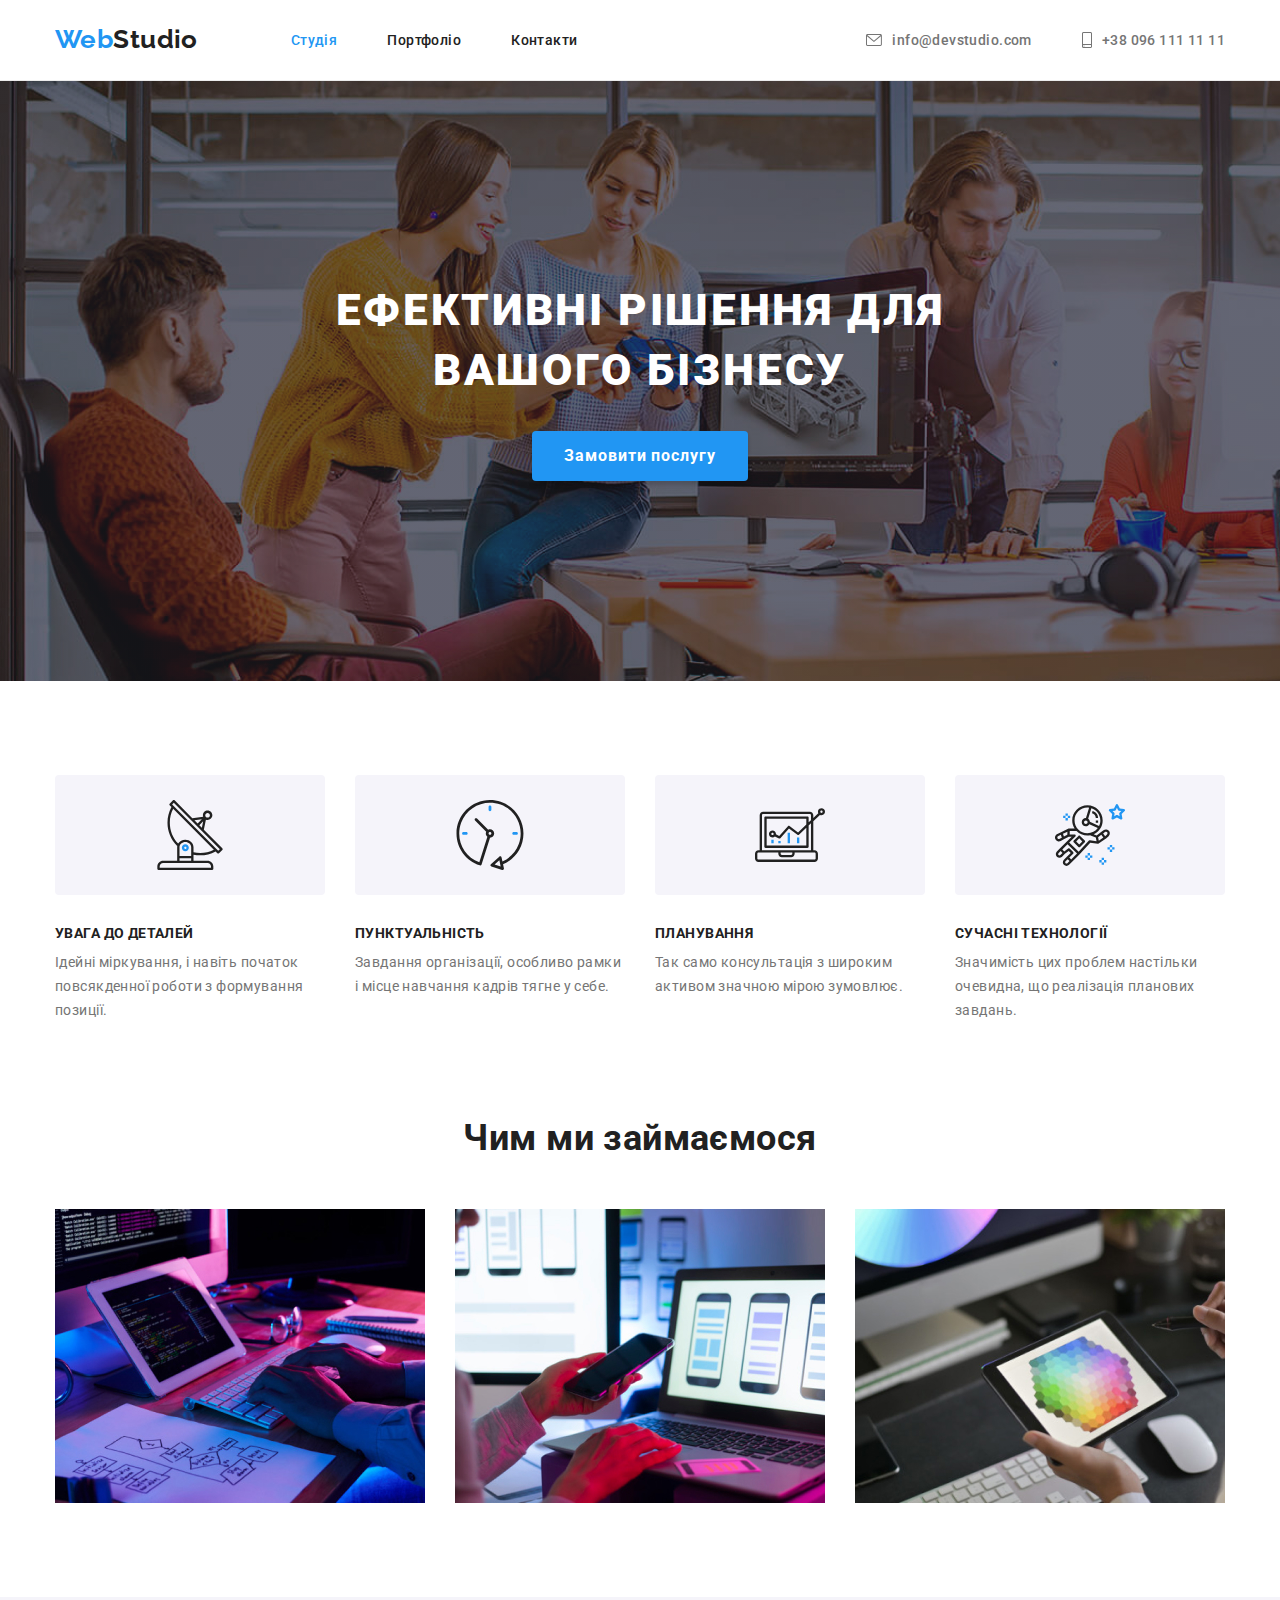
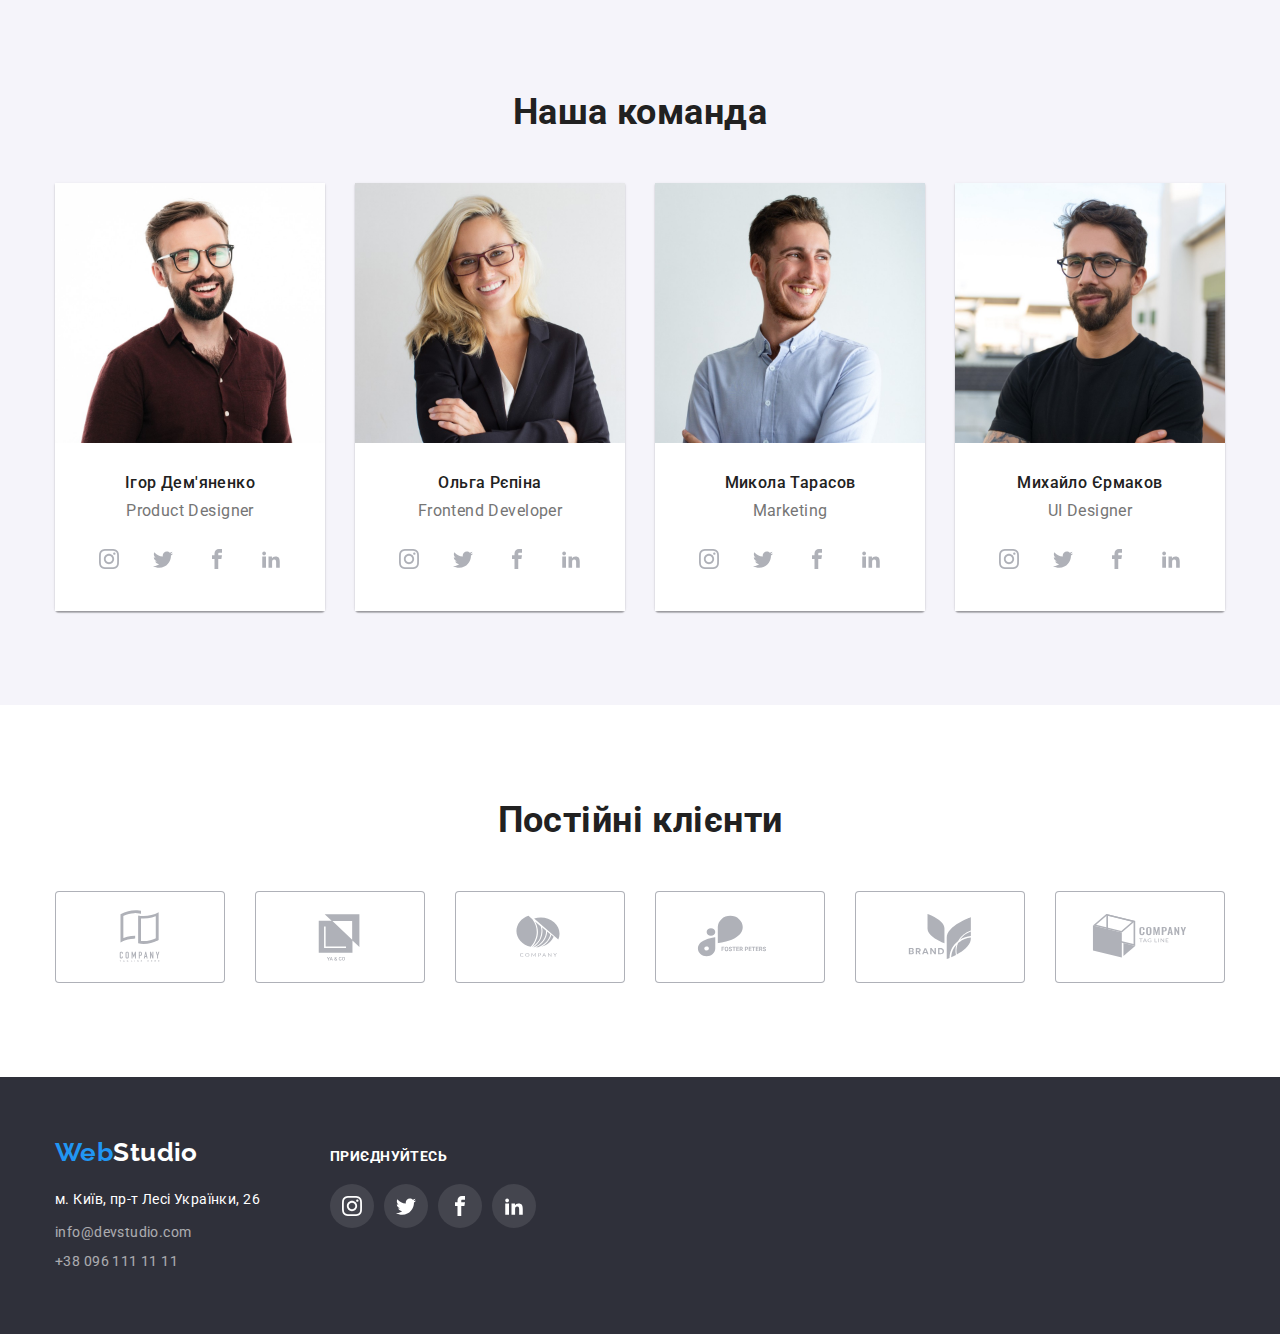
<file: index.html>
<!DOCTYPE html>
<html lang="uk">

<head>
  <meta charset="UTF-8">
  <meta http-equiv="X-UA-Compatible" content="IE=edge">
  <meta name="viewport" content="width=device-width, initial-scale=1.0">

  <link rel="stylesheet" href="css/modern-normalize.css">


  <link rel="preconnect" href="https://fonts.googleapis.com">
  <link rel="preconnect" href="https://fonts.gstatic.com" crossorigin>
  <link href="https://fonts.googleapis.com/css2?family=Raleway:wght@700&family=Roboto:wght@400;500;700;900&display=swap"
    rel="stylesheet">

  <link rel="stylesheet" href="css/styles.css">
  <title>WebStudio - main page</title>
</head>

<body>
  <header class="page-header">
    <div class="container nav-cont">
      <nav class="flex">
        <a class="link logo" href="#"><span class="logo-color">Web</span>Studio</a>
        <ul class="nav-list flex col-gap-header">
          <li><a class="link nav-link active" href="#">Студія</a></li>
          <li><a class="link nav-link" href="portfolio.html">Портфоліо</a></li>
          <li><a class="link nav-link" href="#">Контакти</a></li>
        </ul>
      </nav>
      <ul class="flex col-gap-header nav-address">
        <li>
          <a class="flex nav-address-link" href="mailto:info@devstudio.com">
            <svg class="envelope" width="16px" height="12px">
              <use href="images/icons.svg#icon-envelope"></use>
            </svg>
            info@devstudio.com</a>
        </li>
        <li>
          <a class="flex nav-address-link" href="tel:+380961111111">
            <svg class="smartphone" width="10px" height="16px">
              <use href="images/icons.svg#icon-smartphone"></use>
            </svg>
            +38 096 111 11 11</a>
        </li>
      </ul>
    </div>
  </header>

  <main>
    <section class="section-hero">
      <div class="container">
        <h1 class="page-title">ЕФЕКТИВНІ РІШЕННЯ ДЛЯ ВАШОГО БІЗНЕСУ</h1>
        <button class="btn btn-main" type="button">Замовити послугу</button>
      </div>
    </section>

    <section class="section section-specialty">
      <div class="container">
        <h2 class="section-title visually-hidden">Наші особливості</h2>
        <ul class="ul-specialty col-gap-main">
          <li class="feature">
            <div class="feature-icon-wrap">
              <svg class="feature-icon">
                <use href="images/icons.svg#icon-antenna"></use>
              </svg>
            </div>
            <h3 class="specialty-title">УВАГА ДО ДЕТАЛЕЙ</h3>
            <p class="specialty-description">Ідейні міркування, і навіть початок повсякденної роботи з формування
              позиції.</p>
          </li>

          <li class="feature">
            <div class="feature-icon-wrap">
              <svg class="feature-icon">
                <use href="images/icons.svg#icon-clock"></use>
              </svg>
            </div>
            <h3 class="specialty-title">ПУНКТУАЛЬНІСТЬ</h3>
            <p class="specialty-description">Завдання організації, особливо рамки і місце навчання кадрів тягне у
              себе.
            </p>
          </li>

          <li class="feature">
            <div class="feature-icon-wrap">
              <svg class="feature-icon">
                <use href="images/icons.svg#icon-diagram"></use>
              </svg>
            </div>
            <h3 class="specialty-title">ПЛАНУВАННЯ</h3>
            <p class="specialty-description">Так само консультація з широким активом значною мірою зумовлює.</p>
          </li>

          <li class="feature">
            <div class="feature-icon-wrap">
              <svg class="feature-icon">
                <use href="images/icons.svg#icon-astronaut"></use>
              </svg>
            </div>
            <h3 class="specialty-title">СУЧАСНІ ТЕХНОЛОГІЇ</h3>
            <p class="specialty-description">Значимість цих проблем настільки очевидна, що реалізація планових
              завдань.
            </p>
          </li>
        </ul>
      </div>
    </section>

    <section class="section section-what">
      <div class="container">
        <h2 class="section-title">Чим ми займаємося</h2>
        <ul class="flex col-gap-main">
          <li>
            <img src="images/box1.jpg" alt="процес Написання коду" width="370">
          </li>
          <li>
            <img src="images/box2.jpg" alt="Розробка дизайну мобільної аплікації" width="370">
          </li>
          <li>
            <img src="images/box3.jpg" alt="Знімок планшету з палетою кольорів" width="370">
          </li>
        </ul>
      </div>
    </section>

    <section class="section section-team">
      <div class="container">
        <h2 class="section-title">Наша команда</h2>
        <ul class="flex col-gap-main">
          <li class="team-card">
            <img src="images/IhorDemianenko.jpg" alt="Ігор Дем'яненко" width="270">
            <div class="team-text">
              <h3 class="team-title">Ігор Дем'яненко</h3>
              <p class="team-description">Product Designer</p>
              <ul class="social-icons">
                <li>
                  <a class="team-icons" href="#">
                    <svg class="social-icon">
                      <use href="images/icons.svg#icon-instagram"></use>
                    </svg>
                  </a>
                </li>
                <li>
                  <a class="team-icons" href="#">
                    <svg class="social-icon">
                      <use href="images/icons.svg#icon-twitter"></use>
                    </svg>
                  </a>
                </li>
                <li>
                  <a class="team-icons" href="#">
                    <svg class="social-icon">
                      <use href="images/icons.svg#icon-facebook"></use>
                    </svg>
                  </a>
                </li>
                <li>
                  <a class="team-icons" href="#">
                    <svg class="social-icon">
                      <use href="images/icons.svg#icon-linkedin"></use>
                    </svg>
                  </a>
                </li>
              </ul>
            </div>
          </li>
          <li class="team-card">
            <img src="images/OlhaRepina.jpg" alt="Ольга Рєпіна" width="270">
            <div class="team-text">
              <h3 class="team-title">Ольга Рєпіна</h3>
              <p class="team-description">Frontend Developer</p>
              <ul class="social-icons">
                <li>
                  <a class="team-icons" href="#">
                    <svg class="social-icon">
                      <use href="images/icons.svg#icon-instagram"></use>
                    </svg>
                  </a>
                </li>
                <li>
                  <a class="team-icons" href="#">
                    <svg class="social-icon">
                      <use href="images/icons.svg#icon-twitter"></use>
                    </svg>
                  </a>
                </li>
                <li>
                  <a class="team-icons" href="#">
                    <svg class="social-icon">
                      <use href="images/icons.svg#icon-facebook"></use>
                    </svg>
                  </a>
                </li>
                <li>
                  <a class="team-icons" href="#">
                    <svg class="social-icon">
                      <use href="images/icons.svg#icon-linkedin"></use>
                    </svg>
                  </a>
                </li>
              </ul>
            </div>
          </li>
          <li class="team-card">
            <img src="images/MykolaTarasov.jpg" alt="Микола Тарасов" width="270">
            <div class="team-text">
              <h3 class="team-title">Микола Тарасов</h3>
              <p class="team-description">Marketing</p>
              <ul class="social-icons">
                <li>
                  <a class="team-icons" href="#">
                    <svg class="social-icon">
                      <use href="images/icons.svg#icon-instagram"></use>
                    </svg>
                  </a>
                </li>
                <li>
                  <a class="team-icons" href="#">
                    <svg class="social-icon">
                      <use href="images/icons.svg#icon-twitter"></use>
                    </svg>
                  </a>
                </li>
                <li>
                  <a class="team-icons" href="#">
                    <svg class="social-icon">
                      <use href="images/icons.svg#icon-facebook"></use>
                    </svg>
                  </a>
                </li>
                <li>
                  <a class="team-icons" href="#">
                    <svg class="social-icon">
                      <use href="images/icons.svg#icon-linkedin"></use>
                    </svg>
                  </a>
                </li>
              </ul>
            </div>
          </li>
          <li class="team-card">
            <img src="images/MykhailoYermakov.jpg" alt="Михайло Єрмаков" width="270">
            <div class="team-text">
              <h3 class="team-title">Михайло Єрмаков</h3>
              <p class="team-description">UI Designer</p>
              <ul class="social-icons">
                <li>
                  <a class="team-icons" href="#">
                    <svg class="social-icon">
                      <use href="images/icons.svg#icon-instagram"></use>
                    </svg>
                  </a>
                </li>
                <li>
                  <a class="team-icons" href="#">
                    <svg class="social-icon">
                      <use href="images/icons.svg#icon-twitter"></use>
                    </svg>
                  </a>
                </li>
                <li>
                  <a class="team-icons" href="#">
                    <svg class="social-icon">
                      <use href="images/icons.svg#icon-facebook"></use>
                    </svg>
                  </a>
                </li>
                <li>
                  <a class="team-icons" href="#">
                    <svg class="social-icon">
                      <use href="images/icons.svg#icon-linkedin"></use>
                    </svg>
                  </a>
                </li>
              </ul>
            </div>
          </li>
        </ul>
      </div>
    </section>

    <section class="section clients">
      <div class="container">
        <h2 class="section-title">Постійні клієнти</h2>
        <ul class="client-links">
          <li>
            <a class="client-logo" href="#">
              <svg class="client-icon">
                <use href="images/icons.svg#icon-Client-1"></use>
              </svg>
            </a>
          </li>
          <li>
            <a class="client-logo" href="#">
              <svg class="client-icon">
                <use href="images/icons.svg#icon-Client-2"></use>
              </svg>
            </a>
          </li>
          <li>
            <a class="client-logo" href="#">
              <svg class="client-icon">
                <use href="images/icons.svg#icon-Client-3"></use>
              </svg>
            </a>
          </li>
          <li>
            <a class="client-logo" href="#">
              <svg class="client-icon">
                <use href="images/icons.svg#icon-Client-4"></use>
              </svg>
            </a>
          </li>
          <li>
            <a class="client-logo" href="#">
              <svg class="client-icon">
                <use href="images/icons.svg#icon-Client-5"></use>
              </svg>
            </a>
          </li>
          <li>
            <a class="client-logo" href="#">
              <svg class="client-icon">
                <use href="images/icons.svg#icon-Client-6"></use>
              </svg>
            </a>
          </li>
        </ul>
      </div>
    </section>
  </main>

  <footer class="page-footer ">
    <div class="container footer-flex">
      <div>
        <a class="link logo footer-logo" href="#"><span class="logo-color">Web</span>Studio</a>
        <address class="address-footer">
          <p class="address-margin">м. Київ, пр-т Лесі Українки, 26</p>
          <ul>
            <li>
              <a class="link-footer company-address address-margin"
                href="mailto:info@devstudio.com">info@devstudio.com</a>
            </li>
            <li>
              <a class="link-footer company-address" href="tel:+380961111111">+38 096 111 11 11</a>
            </li>
          </ul>
        </address>
      </div>
      <div>
        <p class="social-title">ПРИЄДНУЙТЕСЬ</p>
        <ul class="footer-social">
          <li>
            <a class="footer-icons" href="#">
              <svg class="social-icon">
                <use href="images/icons.svg#icon-instagram"></use>
              </svg>
            </a>
          </li>
          <li>
            <a class="footer-icons" href="#">
              <svg class="social-icon">
                <use href="images/icons.svg#icon-twitter"></use>
              </svg>
            </a>
          </li>
          <li>
            <a class="footer-icons" href="#">
              <svg class="social-icon">
                <use href="images/icons.svg#icon-facebook"></use>
              </svg>
            </a>
          </li>
          <li>
            <a class="footer-icons" href="#">
              <svg class="social-icon">
                <use href="images/icons.svg#icon-linkedin"></use>
              </svg>
            </a>
          </li>
        </ul>
      </div>
    </div>
  </footer>

</body>

</html>
</file>
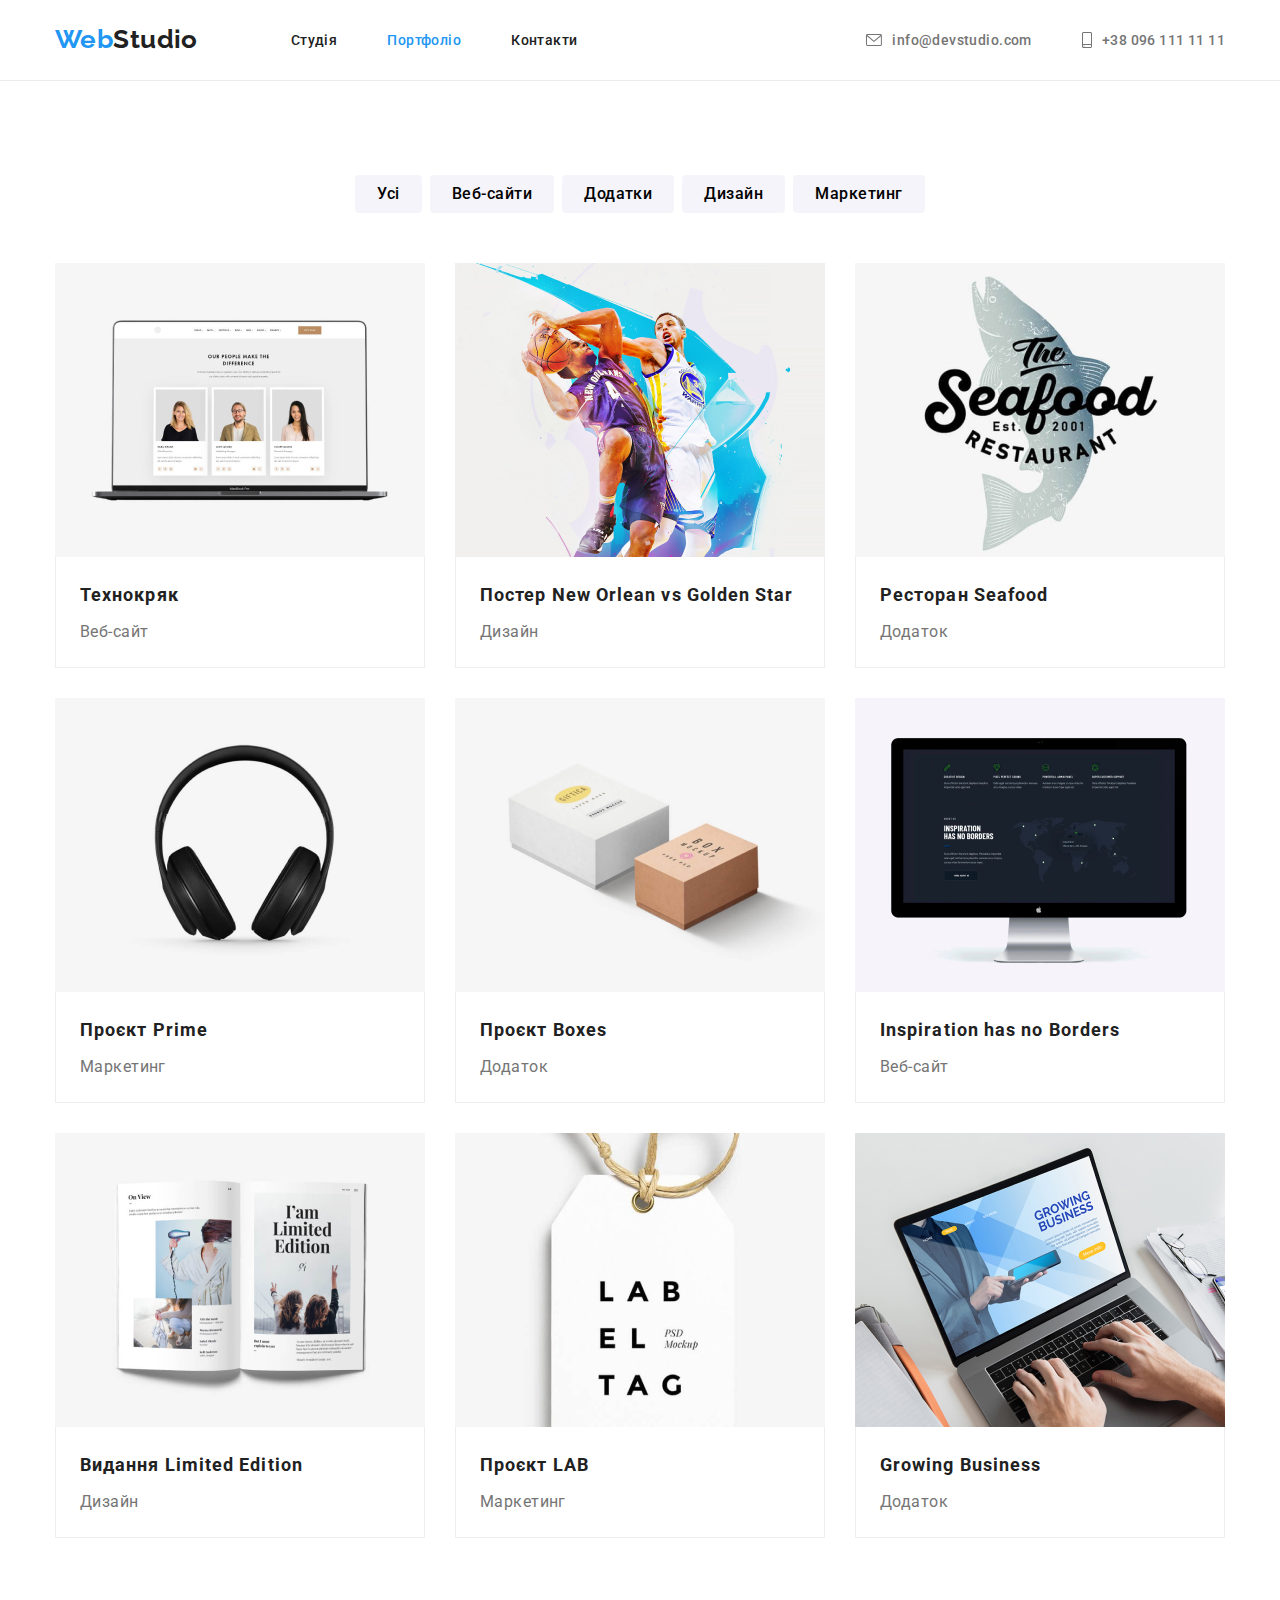
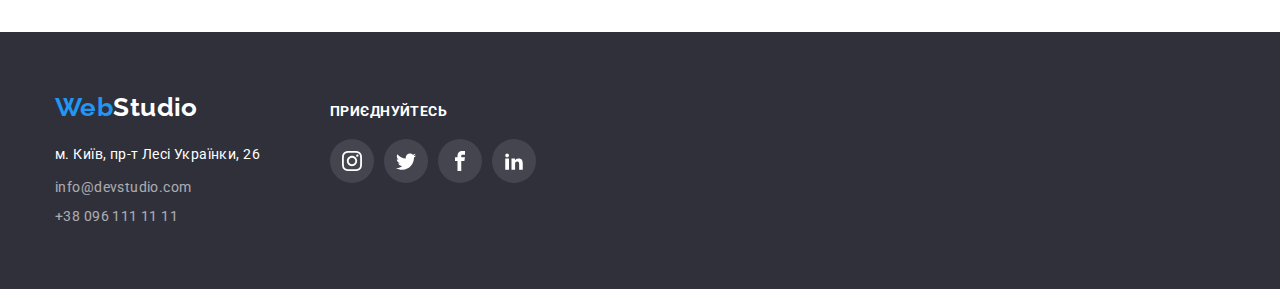
<file: portfolio.html>
<!DOCTYPE html>
<html lang="uk">

<head>
  <meta charset="UTF-8">
  <meta http-equiv="X-UA-Compatible" content="IE=edge">
  <meta name="viewport" content="width=device-width, initial-scale=1.0">

  <link rel="stylesheet" href="css/modern-normalize.css">



  <link rel="preconnect" href="https://fonts.googleapis.com">
  <link rel="preconnect" href="https://fonts.gstatic.com" crossorigin>
  <link href="https://fonts.googleapis.com/css2?family=Raleway:wght@700&family=Roboto:wght@400;500;700;900&display=swap"
    rel="stylesheet">

  <link rel="stylesheet" href="css/styles.css">
  <title>Portfolio</title>
</head>

<body>
  <header class="page-header">
    <div class="container nav-cont">
      <nav class="flex">
        <a class="link logo" href="#"><span class="logo-color">Web</span>Studio</a>
        <ul class="nav-list flex col-gap-header">
          <li><a class="link nav-link" href="index.html">Студія</a></li>
          <li><a class="link nav-link active" href="#">Портфоліо</a></li>
          <li><a class="link nav-link" href="#">Контакти</a></li>
        </ul>
      </nav>
      <ul class="flex col-gap-header nav-address">
        <li>
          <a class="flex nav-address-link" href="mailto:info@devstudio.com">
            <svg class="envelope" width="16px" height="12px">
              <use href="images/icons.svg#icon-envelope"></use>
            </svg>
            info@devstudio.com</a>
        </li>
        <li>
          <a class="flex nav-address-link" href="tel:+380961111111">
            <svg class="smartphone" width="10px" height="16px">
              <use href="images/icons.svg#icon-smartphone"></use>
            </svg>
            +38 096 111 11 11</a>
        </li>
      </ul>
    </div>
  </header>

  <main>
    <section class="section">
      <div class="container">
        <h1 class="page-title visually-hidden">Портфоліо</h1>
        <ul class="flex col-gap-portfolio portfolio-ul">
          <li>
            <button class="btn btn-filter" type="button">Усі</button>
          </li>
          <li>
            <button class="btn btn-filter" type="button">Веб-сайти</button>
          </li>
          <li>
            <button class="btn btn-filter" type="button">Додатки</button>
          </li>
          <li>
            <button class="btn btn-filter" type="button">Дизайн</button>
          </li>
          <li>
            <button class="btn btn-filter" type="button">Маркетинг</button>
          </li>
        </ul>


        <ul class="list-style portfolio">
          <li>
            <a class="portfolio-link" href="#">
              <img src="images/portfolio/img.jpg" alt="Зображення веб-сайту" width="370px">
              <div class="portfolio-card">
                <h2 class="portfolio-project-title">Технокряк</h2>
                <p class="portfolio-description">Веб-сайт</p>
              </div>
            </a>
          </li>
          <li>
            <a class="portfolio-link" href="#">
              <img src="images/portfolio/img1.jpg" alt="Дизайн постеру" width="370px">
              <div class="portfolio-card">
                <h2 class="portfolio-project-title">Постер New Orlean vs Golden Star</h2>
                <p class="portfolio-description">Дизайн</p>
              </div>
            </a>
          </li>
          <li>
            <a class="portfolio-link" href="#">
              <img src="images/portfolio/img2.jpg" alt="Логотип ресторану Seafood" width="370px">
              <div class="portfolio-card">
                <h2 class="portfolio-project-title">Ресторан Seafood</h2>
                <p class="portfolio-description">Додаток</p>
              </div>
            </a>
          </li>
          <li>
            <a class="portfolio-link" href="#">
              <img src="images/portfolio/img3.jpg" alt="Зображення навушників" width="370px">
              <div class="portfolio-card">
                <h2 class="portfolio-project-title">Проєкт Prime</h2>
                <p class="portfolio-description">Маркетинг</p>
              </div>
            </a>
          </li>
          <li>
            <a class="portfolio-link" href="#">
              <img src="images/portfolio/img4.jpg" alt="Зображення коробок" width="370px">
              <div class="portfolio-card">
                <h2 class="portfolio-project-title">Проєкт Boxes</h2>
                <p class="portfolio-description">Додаток</p>
              </div>
            </a>
          </li>
          <li>
            <a class="portfolio-link" href="#">
              <img src="images/portfolio/img5.jpg" alt="Сторінка веб-сайту" width="370px">
              <div class="portfolio-card">
                <h2 class="portfolio-project-title">Inspiration has no Borders</h2>
                <p class="portfolio-description">Веб-сайт</p>
              </div>
            </a>
          </li>
          <li>
            <a class="portfolio-link" href="#">
              <img src="images/portfolio/img6.jpg" alt="Дизайн Видання Limited Edition" width="370px">
              <div class="portfolio-card">
                <h2 class="portfolio-project-title">Видання Limited Edition</h2>
                <p class="portfolio-description">Дизайн</p>
              </div>
            </a>
          </li>
          <li>
            <a class="portfolio-link" href="#">
              <img src="images/portfolio/img7.jpg" alt="Макет лейблу" width="370px">
              <div class="portfolio-card">
                <h2 class="portfolio-project-title">Проєкт LAB</h2>
                <p class="portfolio-description">Маркетинг</p>
              </div>
            </a>
          </li>
          <li>
            <a class="portfolio-link" href="#">
              <img src="images/portfolio/img8.jpg" alt="Відкритий веб-додаток" width="370px">
              <div class="portfolio-card">
                <h2 class="portfolio-project-title">Growing Business</h2>
                <p class="portfolio-description">Додаток</p>
              </div>
            </a>
          </li>
        </ul>

      </div>
    </section>
  </main>

  <footer class="page-footer flex">
    <div class="container footer-flex">
      <div>
        <a class="link logo footer-logo" href="#"><span class="logo-color">Web</span>Studio</a>
        <address class="address-footer">
          <p class="address-margin">м. Київ, пр-т Лесі Українки, 26</p>
          <ul>
            <li>
              <a class="link-footer company-address address-margin"
                href="mailto:info@devstudio.com">info@devstudio.com</a>
            </li>
            <li>
              <a class="link-footer company-address" href="tel:+380961111111">+38 096 111 11 11</a>
            </li>
          </ul>
        </address>
      </div>
      <div>
        <p class="social-title">ПРИЄДНУЙТЕСЬ</p>
        <ul class="footer-social">
          <li>
            <a class="footer-icons" href="#">
              <svg class="social-icon">
                <use href="images/icons.svg#icon-instagram"></use>
              </svg>
            </a>
          </li>
          <li>
            <a class="footer-icons" href="#">
              <svg class="social-icon">
                <use href="images/icons.svg#icon-twitter"></use>
              </svg>
            </a>
          </li>
          <li>
            <a class="footer-icons" href="#">
              <svg class="social-icon">
                <use href="images/icons.svg#icon-facebook"></use>
              </svg>
            </a>
          </li>
          <li>
            <a class="footer-icons" href="#">
              <svg class="social-icon">
                <use href="images/icons.svg#icon-linkedin"></use>
              </svg>
            </a>
          </li>
        </ul>
      </div>
    </div>
  </footer>

</body>

</html>
</file>
<file: css/styles.css>
:root {
  --body-background-color: #fff;
  --header-background-color: #ECECEC;
  --dark-background-color: #2F303A;
  --section-light-background-color: #F5F4FA;
  --dark-text-color: #212121;
  --main-text-color: #757575;
  --white-text-color: #fff;
  --highlited-text-color: #2196f3;
}

body {
  font-family: 'Roboto', sans-serif;
  font-size: 14px;
  letter-spacing: 0.03em;


  width: 100%;
  
  background-color: var(--body-background-color);
  color: var(--main-text-color);
}

ul {
  list-style: none;
  padding: 0;
  margin: 0;
}

img {
  display: block;
  max-width: 100%;
  height: auto;
}

h1, h2, h3, h4, h5, h6, p {
  margin: 0;
}

h3 {
  font-size: 14px;
  margin-bottom: 10px;
}

.section-title,
.specialty-title,
.team-title {
  color: var(--dark-text-color);
}

.visually-hidden {
  position: absolute;
  width: 1px;
  height: 1px;
  margin: -1px;
  border: 0;
  padding: 0;
  
  white-space: nowrap;
  clip-path: inset(100%);
  clip: rect(0 0 0 0);
  overflow: hidden;
}

.page-header {
  border-bottom: 1px solid var(--header-background-color);
  background-color: var(--white-text-color);
}

.logo {
  font-family: 'Raleway';
  font-style: normal;
  font-size: 26px;
  line-height: 1.19;

  padding-top: 24px;
  padding-bottom: 25px;

}
.link.logo {
    font-weight: 700;
}

.logo:hover,
.logo:focus {
  color: var(--highlited-text-color);
}

.logo-color {
  color: var(--highlited-text-color);
}

.nav-cont {
  display: flex;
}

.nav-address {
  margin-left: auto;
}

.nav-address-link {
  font-weight: 500;
  text-decoration: none;
  color: var(--main-text-color);
}

.nav-address-link:hover,
.nav-address-link:focus{
  color: var(--highlited-text-color);
}

.section-hero {
  max-width: 1600px;
  height: 600px;
  margin: 0 auto;
  text-align: center;
  padding: 200px 0;
  background-image: linear-gradient(rgba(47, 48, 58, 0.4), rgba(47, 48, 58, 0.4)), url(../images/section-hero.jpg);
  background-repeat: no-repeat;
  background-size: cover;

  background-color: var(--dark-background-color);
}

.page-title {

  font-size: 44px;
  font-weight: 900;
  line-height: 1.36;
  text-align: center;
  letter-spacing: 0.06em;

  margin: 0 auto;
  margin-bottom: 30px;

  width: 696px;
  color: var(--white-text-color);
}

.section-title {
  font-weight: 700;
  font-size: 36px;
  line-height: 1.17;
  text-align: center;

  margin-bottom: 50px ;

}


.feature {
  width: 270px;
}

.section-specialty {
  padding-top: 0;
}

.specialty-title {
  font-weight: 700;
  line-height: 1.17;
}

.ul-specialty {
  display: flex;
}

.specialty-description {
  line-height: 1.71;
}

.section.section-what {
  padding-top: 0;
}

.section-team {
  background-color: var(--section-light-background-color);
}

.team-card {
  box-shadow: 0px 1px 3px rgba(0, 0, 0, 0.12), 
              0px 1px 1px rgba(0, 0, 0, 0.14), 
              0px 2px 1px rgba(0, 0, 0, 0.2);
  border-radius: 0px 0px 4px 4px;

}
.team-text {
  padding: 30px 0;
  background-color: var(--body-background-color);
}

.team-title {
  font-weight: 500;
  font-size: 16px;
  line-height: 1.1875;
  text-align: center;

  margin-bottom: 10px;
}

.team-description {
  font-size: 16px;
  line-height: 1.18;
  text-align: center;
  margin-bottom: 16px;
}


.nav-list {
  margin-left: 93px;
  color: var(--dark-text-color);
  
}

.page-footer {
  background-color: var(--dark-background-color);
  padding: 60px 0;
}

.page-footer,
.link.footer-logo {
  color: var(--white-text-color);
}



.address-footer {
  font-style: normal;
  line-height: 1.71;
  margin-top: 20px;
}

.link-footer:hover,
.link-footer:focus {
  color:  var(--highlited-text-color);
}

.address-margin {
  display: inline-block;
  margin-bottom: 9px;
}

.company-address {
  font-weight: normal;
  opacity: .6;
  text-decoration: none;
  line-height: 1.14;

  color: var(--white-text-color);
}


.nav-link {
  padding: 32px 0;
}

.link {
  font-weight: 500;
  text-decoration: none;

  color: var(--dark-text-color);
}

.link:hover,
.link:focus {
  color:  var(--highlited-text-color);
}

.link.active {
  color: var(--highlited-text-color);
}
.btn {
  cursor: pointer;
}

.btn-main {
  
  font-weight: 700;
  font-size: 16px;
  line-height: 1.88;


  text-align: center;
  letter-spacing: 0.06em;

  background: #2196F3;
  color: var(--white-text-color);
  
  box-shadow: 0px 4px 4px rgba(0, 0, 0, 0.15);
  border: none;
  border-radius: 4px;

  padding: 10px 32px;
  margin: auto;
}

.btn-filter {
  border: none;
  border-radius: 4px;

  font-weight: 500;
  font-size: 16px;
  line-height: 1.62;
  letter-spacing: 0.03em;

  text-align: center;

  padding: 6px 22px;
  background-color: var(--section-light-background-color);
}

.btn-filter:hover,
.btn-filter:focus {
  background: var(--highlited-text-color);
  color: var(--white-text-color);

  filter: drop-shadow(0px 4px 4px rgba(0, 0, 0, 0.25));
}

.section {
  padding: 94px 0;
}

.portfolio-ul {
  margin-bottom: 50px;
}

.portfolio {
  display: flex;
  gap: 30px;
  flex-wrap: wrap;
}
.portfolio-link {
  text-decoration: none;
  display: block;
}

.portfolio-link:hover,
.portfolio-link:focus{
box-shadow: 0px 4px 4px rgba(0, 0, 0, 0.25);

}

.portfolio-card{
  border-bottom: 1px solid #EEEEEE;
  border-left: 1px solid #EEEEEE;
  border-right: 1px solid #EEEEEE;
  padding: 20px 24px;
}

.portfolio-project-title {
  font-weight: 700;
  font-size: 18px;
  line-height: 2;
  margin-bottom: 4px;
  letter-spacing: 0.06em;

  color: var(--dark-text-color);
}

.portfolio-description {
  font-style: normal;
  font-weight: 400;
  font-size: 16px;
  line-height: 1.88;


  color: var(--main-text-color);
}

.flex {
  display: flex;
  justify-content: center;
  align-items: center;
}

.col-gap-header {
  column-gap: 50px;
}

.col-gap-main {
  column-gap: 30px;
}

.col-gap-portfolio {
  column-gap: 8px;
}

.container {
  width: 1200px;
  margin: 0 auto;
  padding: 0 15px;
}


/* ICONS */
.envelope, .smartphone {
  fill: currentColor;
  margin-right: 10px;
}

.smartphone:hover,
.smartphone:focus,
.envelope:hover,
.envelope:focus {
  fill:  var(--highlited-text-color);
}

.feature-icon-wrap {
  display: flex;
  align-items: center;
  justify-content: center;
  width: 270px;
  height: 120px;
  margin-bottom: 30px;
  background-color: rgba(245, 244, 250, 1);
  border-radius: 4px;
}

.feature-icon {
  width: 70px;
  height: 70px;
}

.social-icons {
  display: flex;
  align-items: center;
  justify-content: center;
  column-gap: 10px;
}

.team-icons {
  display: flex;
  justify-content: center;
  align-items: center;

  fill: #AFB1B8;
  width: 44px;
  height: 44px;
  border-radius: 50%;
  
}

.social-icon {
  width: 20px;
  height: 20px;
}

.team-icons:hover,
.team-icons:focus{
  background-color: var(--highlited-text-color);
  fill: var(--white-text-color);
}

.client-links {
  display: flex;
  align-content: center;
  justify-content: center;
  gap: 30px;
}

.client-logo {
  display: flex;
  justify-content: center;
  align-items: center;
  fill: #AFB1B8;
  width: 170px;
  height: 92px;
  box-shadow:0px 0px 0px 1px #AFB1B8 inset;
  border-radius: 4px;
}

.client-logo:hover,
.client-logo:focus {
  fill: var(--highlited-text-color);
  box-shadow:0px 0px 0px 1px var(--highlited-text-color) inset;

}

.client-icon {
  width: 106px;
  height: 60px;
}

.footer-flex {
  display: flex;
  column-gap: 70px;
  align-items: baseline;
}

.footer-social {
  display: flex;
  gap: 10px;
}



.footer-icons {
  display: flex;
  justify-content: center;
  align-items: center;
  fill: #fff;
  background-color: rgba(255, 255, 255, 0.1);
  
  width: 44px;
  height: 44px;
  border-radius: 50%;
}

.footer-icons:hover,
.footer-icons:focus {
  background-color: var(--highlited-text-color);
}

.social-title {
  font-weight: bold;
  margin-bottom: 20px;
}

/******************
MODAL  
***************/
</file>
